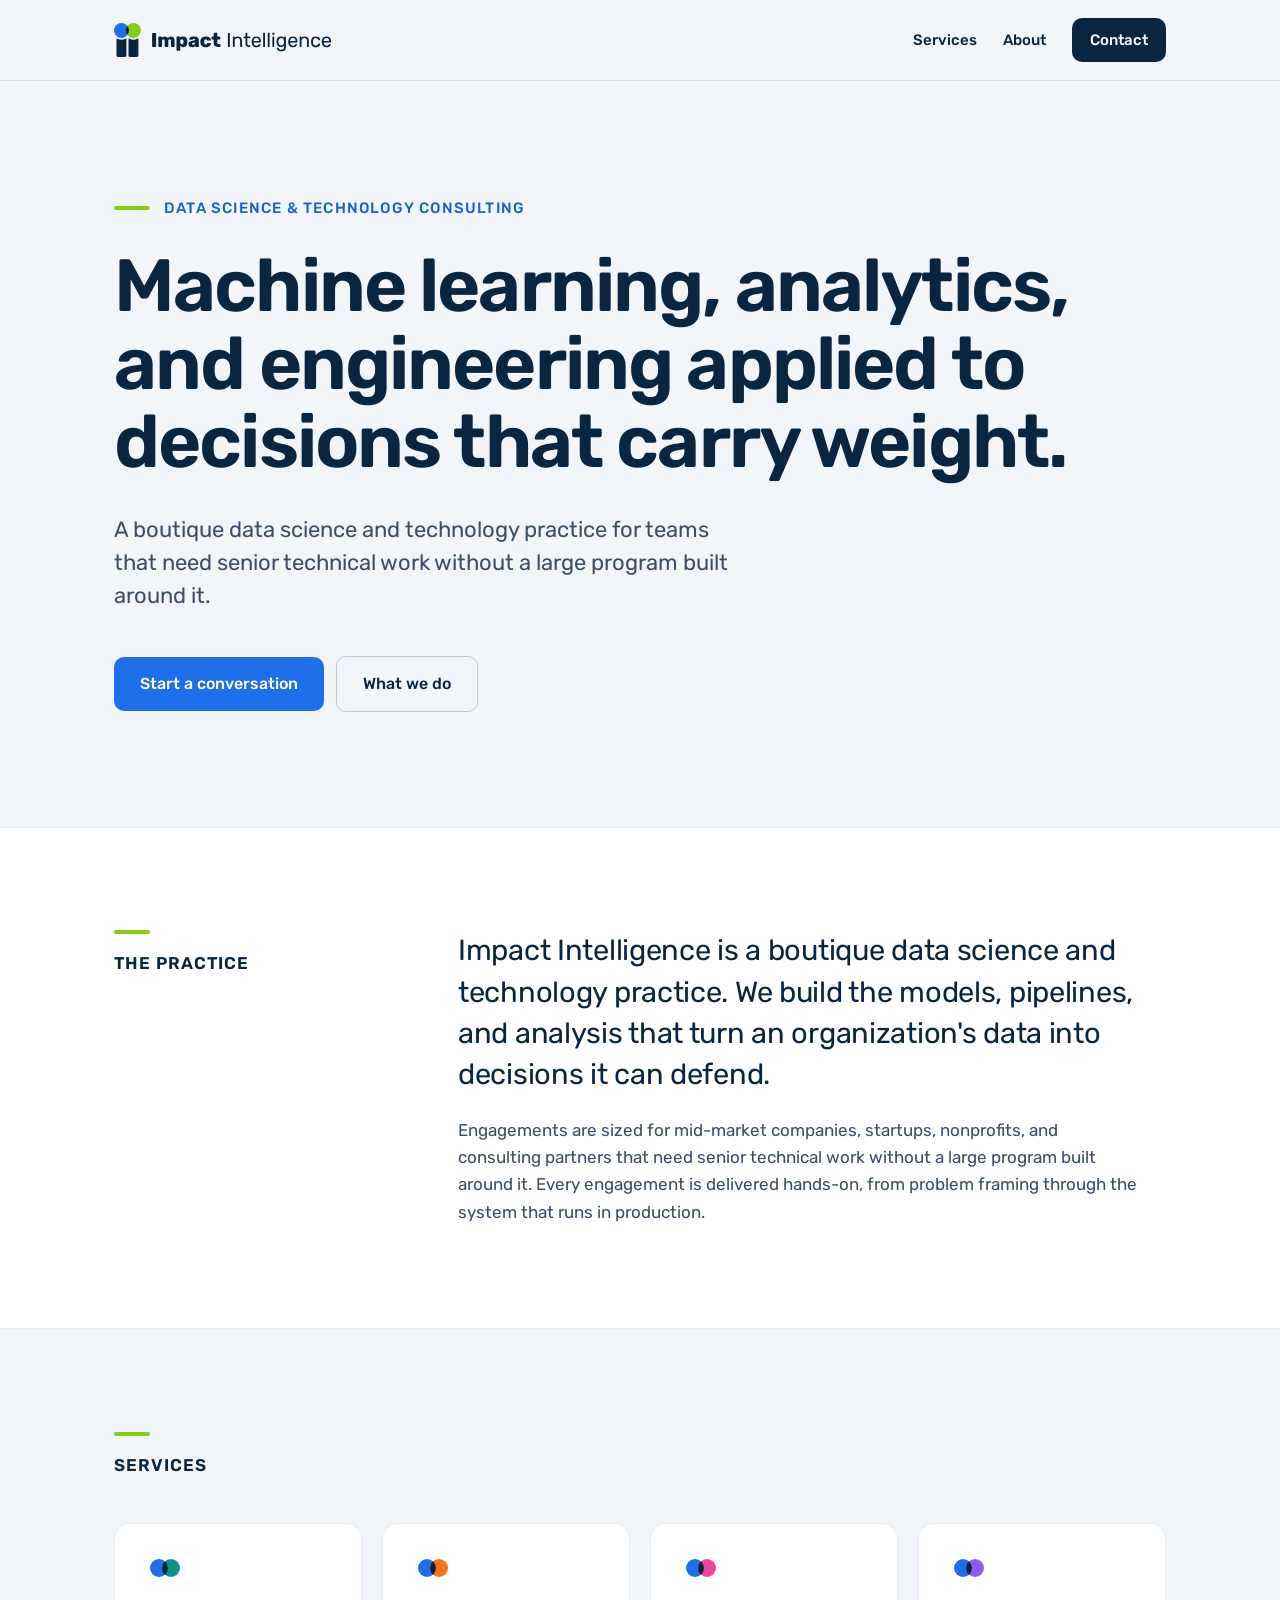
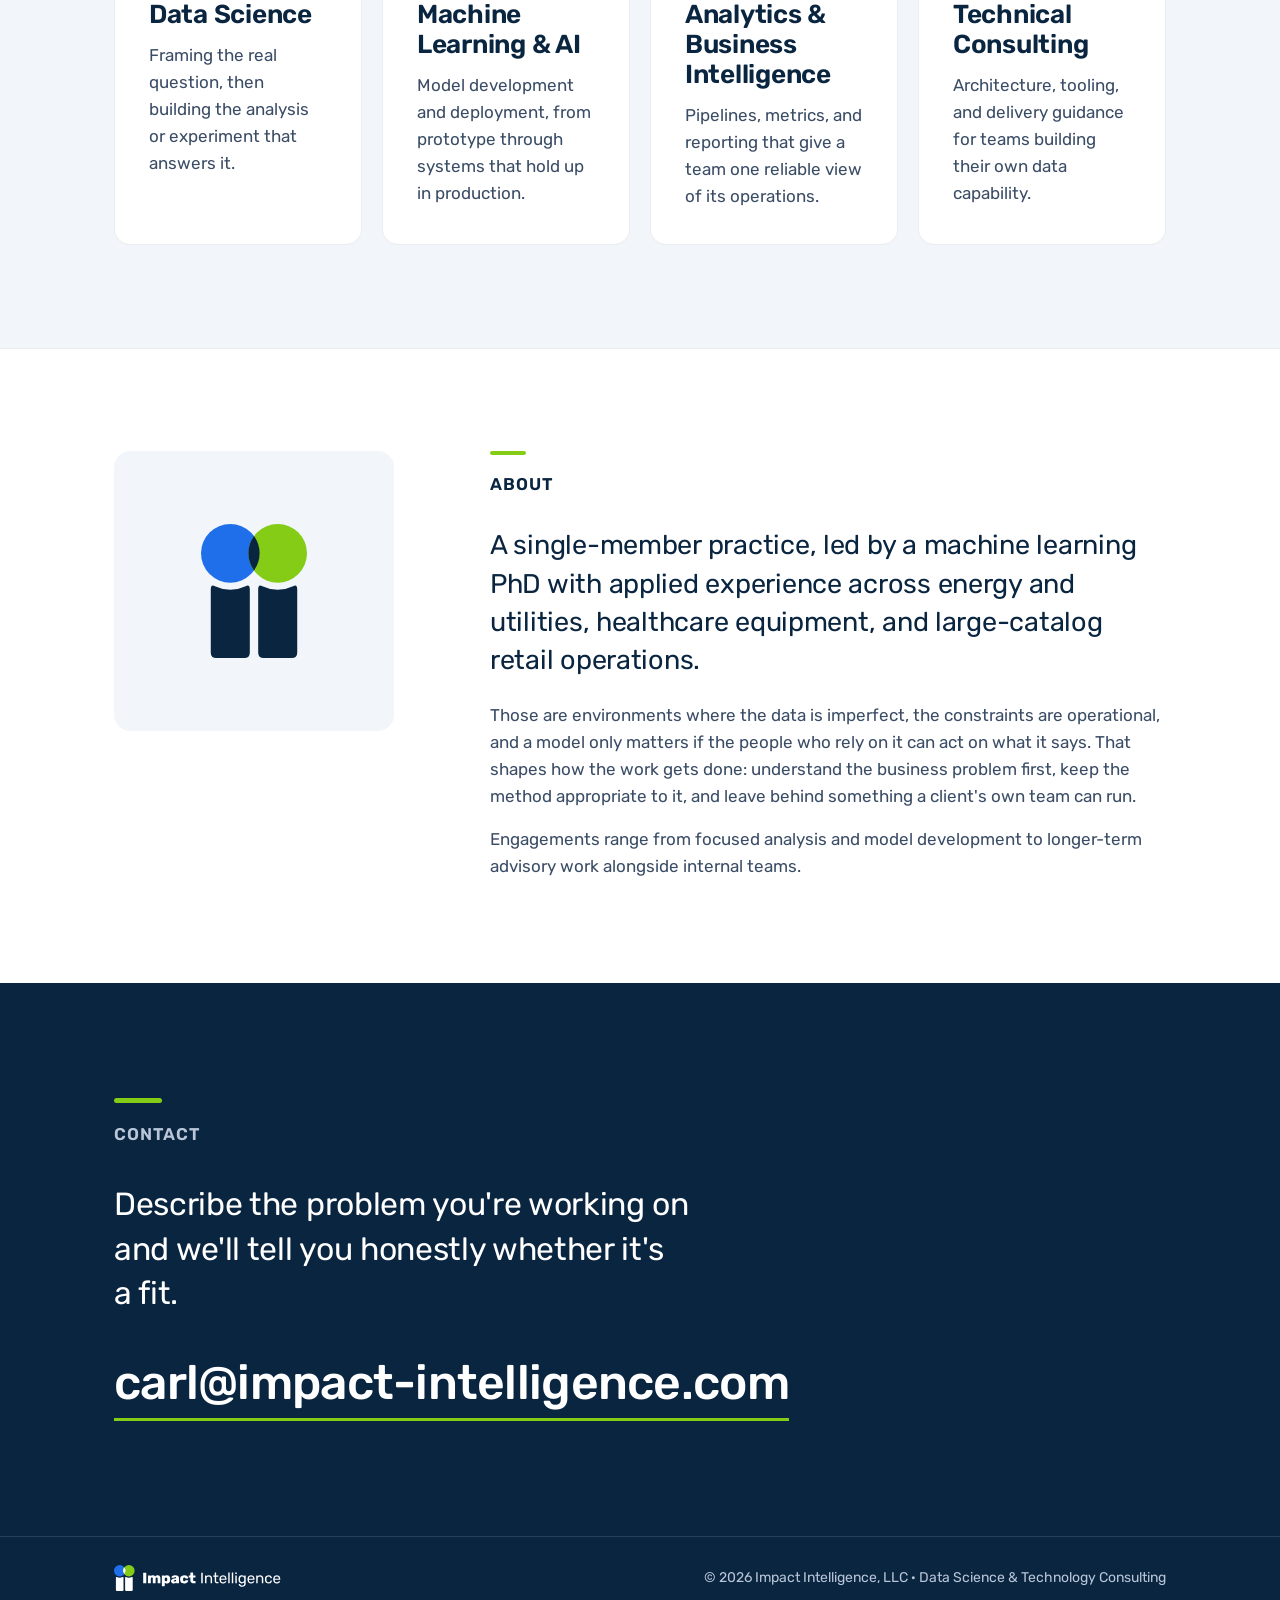
<file: index.html>
<!DOCTYPE html>
<html lang="en">
<head>
<meta charset="UTF-8">
<meta name="viewport" content="width=device-width, initial-scale=1">
<title>Impact Intelligence, LLC — Data Science &amp; Technology Consulting</title>
<meta name="description" content="Impact Intelligence is a boutique data science and technology consultancy specializing in machine learning, AI, analytics, and business intelligence.">
<meta name="theme-color" content="#0a2540">

<link rel="canonical" href="https://impact-intelligence.com/">

<meta property="og:type" content="website">
<meta property="og:site_name" content="Impact Intelligence, LLC">
<meta property="og:title" content="Impact Intelligence, LLC — Data Science &amp; Technology Consulting">
<meta property="og:description" content="Impact Intelligence is a boutique data science and technology consultancy specializing in machine learning, AI, analytics, and business intelligence.">
<meta property="og:url" content="https://impact-intelligence.com/">
<meta property="og:image" content="https://impact-intelligence.com/assets/img/og-image.png">
<meta name="twitter:card" content="summary_large_image">
<meta name="twitter:title" content="Impact Intelligence, LLC — Data Science &amp; Technology Consulting">
<meta name="twitter:description" content="Impact Intelligence is a boutique data science and technology consultancy specializing in machine learning, AI, analytics, and business intelligence.">
<meta name="twitter:image" content="https://impact-intelligence.com/assets/img/og-image.png">

<link rel="icon" href="assets/img/favicon.svg" type="image/svg+xml">
<link rel="icon" href="assets/img/favicon.ico" sizes="any">
<link rel="apple-touch-icon" href="assets/img/apple-touch-icon.png">

<link rel="preload" href="assets/fonts/rubik-400.woff2" as="font" type="font/woff2" crossorigin>
<link rel="preload" href="assets/fonts/rubik-600.woff2" as="font" type="font/woff2" crossorigin>
<link rel="stylesheet" href="styles.css">
</head>
<body>

<nav class="site-nav" aria-label="Primary">
  <div class="container nav-inner">
    <a href="#top" class="nav-logo" aria-label="Impact Intelligence home">
      <img src="assets/img/logo-horizontal.svg" alt="Impact Intelligence" width="218" height="34">
    </a>
    <div class="nav-links">
      <a href="#services">Services</a>
      <a href="#about">About</a>
      <a href="#contact" class="nav-cta">Contact</a>
    </div>
  </div>
</nav>

<header id="top" class="hero">
  <div class="container">
    <p class="hero-eyebrow"><span class="accent-bar" aria-hidden="true"></span>Data Science &amp; Technology Consulting</p>
    <h1>Machine learning, analytics, and engineering applied to decisions that carry weight.</h1>
    <p class="hero-subhead">A boutique data science and technology practice for teams that need senior technical work without a large program built around it.</p>
    <div class="hero-actions">
      <a href="#contact" class="btn btn-primary">Start a conversation</a>
      <a href="#services" class="btn btn-secondary">What we do</a>
    </div>
  </div>
</header>

<main>

  <section class="split-section band-white" aria-labelledby="practice-label">
    <div class="container split">
      <div class="split-label">
        <span class="accent-bar" aria-hidden="true"></span>
        <h2 id="practice-label" class="section-label">The Practice</h2>
      </div>
      <div class="split-content">
        <p class="lead">Impact Intelligence is a boutique data science and technology practice. We build the models, pipelines, and analysis that turn an organization's data into decisions it can defend.</p>
        <p class="body-copy">Engagements are sized for mid-market companies, startups, nonprofits, and consulting partners that need senior technical work without a large program built around it. Every engagement is delivered hands-on, from problem framing through the system that runs in production.</p>
      </div>
    </div>
  </section>

  <section id="services" class="services" aria-labelledby="services-label">
    <div class="container">
      <div class="services-header">
        <span class="accent-bar" aria-hidden="true"></span>
        <h2 id="services-label" class="section-label">Services</h2>
      </div>

      <div class="services-grid" role="region" aria-label="Services" tabindex="0">
        <article class="service-card">
          <svg class="service-bullet" aria-hidden="true" width="32" height="20" viewBox="0 0 32 20"><circle cx="10" cy="10" r="9" fill="#1f6feb"/><circle cx="22" cy="10" r="9" fill="#0d9488"/><path d="M16 3.29 A9 9 0 0 1 16 16.71 A9 9 0 0 1 16 3.29 Z" fill="#0a2540"/></svg>
          <h3>Data Science</h3>
          <p>Framing the real question, then building the analysis or experiment that answers it.</p>
        </article>

        <article class="service-card">
          <svg class="service-bullet" aria-hidden="true" width="32" height="20" viewBox="0 0 32 20"><circle cx="10" cy="10" r="9" fill="#1f6feb"/><circle cx="22" cy="10" r="9" fill="#f97316"/><path d="M16 3.29 A9 9 0 0 1 16 16.71 A9 9 0 0 1 16 3.29 Z" fill="#0a2540"/></svg>
          <h3>Machine Learning &amp; AI</h3>
          <p>Model development and deployment, from prototype through systems that hold up in production.</p>
        </article>

        <article class="service-card">
          <svg class="service-bullet" aria-hidden="true" width="32" height="20" viewBox="0 0 32 20"><circle cx="10" cy="10" r="9" fill="#1f6feb"/><circle cx="22" cy="10" r="9" fill="#ec4899"/><path d="M16 3.29 A9 9 0 0 1 16 16.71 A9 9 0 0 1 16 3.29 Z" fill="#0a2540"/></svg>
          <h3>Analytics &amp; Business Intelligence</h3>
          <p>Pipelines, metrics, and reporting that give a team one reliable view of its operations.</p>
        </article>

        <article class="service-card">
          <svg class="service-bullet" aria-hidden="true" width="32" height="20" viewBox="0 0 32 20"><circle cx="10" cy="10" r="9" fill="#1f6feb"/><circle cx="22" cy="10" r="9" fill="#8b5cf6"/><path d="M16 3.29 A9 9 0 0 1 16 16.71 A9 9 0 0 1 16 3.29 Z" fill="#0a2540"/></svg>
          <h3>Technical Consulting</h3>
          <p>Architecture, tooling, and delivery guidance for teams building their own data capability.</p>
        </article>
      </div>
    </div>
  </section>

  <section id="about" class="split-section band-white" aria-labelledby="about-label">
    <div class="container split">
      <div class="split-label about-figure-col">
        <div class="about-figure">
          <img src="assets/img/mark.svg" alt="" width="76" height="96">
        </div>
      </div>
      <div class="split-content">
        <span class="accent-bar" aria-hidden="true"></span>
        <h2 id="about-label" class="section-label about-label">About</h2>
        <p class="lead">A single-member practice, led by a machine learning PhD with applied experience across energy and utilities, healthcare equipment, and large-catalog retail operations.</p>
        <p class="body-copy">Those are environments where the data is imperfect, the constraints are operational, and a model only matters if the people who rely on it can act on what it says. That shapes how the work gets done: understand the business problem first, keep the method appropriate to it, and leave behind something a client's own team can run.</p>
        <p class="body-copy">Engagements range from focused analysis and model development to longer-term advisory work alongside internal teams.</p>
      </div>
    </div>
  </section>

  <section id="contact" class="contact" aria-labelledby="contact-label">
    <div class="container">
      <span class="accent-bar accent-bar-lg" aria-hidden="true"></span>
      <h2 id="contact-label" class="section-label">Contact</h2>
      <p>Describe the problem you're working on and we'll tell you honestly whether it's a fit.</p>
      <a href="mailto:carl@impact-intelligence.com" class="contact-email">carl@impact-intelligence.com</a>
    </div>
  </section>

</main>

<footer class="site-footer">
  <div class="container footer-inner">
    <img src="assets/img/logo-horizontal-reversed.svg" alt="Impact Intelligence" width="167" height="26">
    <span>© 2026 Impact Intelligence, LLC · Data Science &amp; Technology Consulting</span>
  </div>
</footer>

</body>
</html>
</file>
<file: styles.css>
/* Impact Intelligence, LLC — production stylesheet.
   Brand: navy / blue / lime from the 2026 logo, Rubik type, soft rounded geometry.
   Tokens first, then section-by-section. */

@font-face {
  font-family: "Rubik";
  font-style: normal;
  font-weight: 400;
  font-display: swap;
  src: url("assets/fonts/rubik-400.woff2") format("woff2");
}
@font-face {
  font-family: "Rubik";
  font-style: normal;
  font-weight: 500;
  font-display: swap;
  src: url("assets/fonts/rubik-500.woff2") format("woff2");
}
@font-face {
  font-family: "Rubik";
  font-style: normal;
  font-weight: 600;
  font-display: swap;
  src: url("assets/fonts/rubik-600.woff2") format("woff2");
}

:root {
  /* Brand (from logo files) */
  --color-navy: #0a2540;
  --color-blue: #1f6feb;
  --color-lime: #84cc16;
  --color-ground: #f2f6fb;
  --color-white: #ffffff;

  /* Derived */
  --color-blue-text: #1a5fcc;      /* brand blue darkened for small text on ground (5.4:1) */
  --color-body: #3b4d66;           /* supporting copy */
  --color-on-navy-muted: #b9c6d8;  /* from business card */
  --color-divider: rgba(10, 37, 64, 0.08);
  --color-divider-strong: rgba(10, 37, 64, 0.1);
  --color-btn-outline: rgba(10, 37, 64, 0.22);
  --color-on-navy-rule: rgba(255, 255, 255, 0.12);
  --color-selection: rgba(132, 204, 22, 0.35);

  --font-body: "Rubik", system-ui, sans-serif;

  --radius-sm: 10px;
  --radius-md: 16px;

  --container: 1180px;
  --pad-x: clamp(22px, 5vw, 64px);
  --pad-y: clamp(56px, 8vw, 104px);
}

*, *::before, *::after { box-sizing: border-box; }

html {
  -webkit-text-size-adjust: 100%;
  scroll-behavior: smooth;
}

@media (prefers-reduced-motion: reduce) {
  html { scroll-behavior: auto; }
}

body {
  margin: 0;
  min-width: 320px;
  overflow-x: hidden;
  background: var(--color-ground);
  color: var(--color-navy);
  font-family: var(--font-body);
  font-size: 17px;
  line-height: 1.6;
  -webkit-font-smoothing: antialiased;
}

img, svg { display: block; }

a { color: var(--color-blue-text); text-underline-offset: 3px; }
a:hover { color: var(--color-navy); }

:focus { outline: none; }
:focus-visible { outline: 2px solid var(--color-blue); outline-offset: 3px; border-radius: 4px; }
::selection { background: var(--color-selection); }

.container {
  max-width: var(--container);
  margin: 0 auto;
  padding: var(--pad-y) var(--pad-x);
}

.accent-bar {
  display: block;
  flex: none;
  width: 36px;
  height: 4px;
  border-radius: 2px;
  background: var(--color-lime);
  margin-bottom: 16px;
}
.accent-bar-lg { width: 48px; height: 5px; border-radius: 3px; margin-bottom: 18px; }

.section-label {
  font-weight: 600;
  font-size: clamp(15px, 1.6vw, 17px);
  letter-spacing: 0.06em;
  text-transform: uppercase;
  margin: 0;
}

.lead {
  font-size: clamp(20px, 2.2vw, 27px);
  line-height: 1.42;
  letter-spacing: -0.01em;
  margin: 0 0 22px;
  text-wrap: pretty;
}

.body-copy {
  margin: 0 0 16px;
  color: var(--color-body);
  max-width: 62ch;
  text-wrap: pretty;
}
.body-copy:last-child { margin-bottom: 0; }

.band-white {
  background: var(--color-white);
  border-top: 1px solid var(--color-divider);
  border-bottom: 1px solid var(--color-divider);
}

/* ── Nav ──────────────────────────────────────────────────────────── */

.site-nav {
  background: var(--color-ground);
  border-bottom: 1px solid var(--color-divider-strong);
}

.nav-inner {
  padding-top: 18px;
  padding-bottom: 18px;
  display: flex;
  flex-wrap: wrap;
  align-items: center;
  justify-content: space-between;
  gap: 14px 28px;
}

.nav-logo { display: inline-flex; align-items: center; min-height: 44px; }
.nav-logo img { height: 34px; width: auto; }

.nav-links {
  display: flex;
  flex-wrap: wrap;
  align-items: center;
  gap: 4px 26px;
  font-size: 15px;
  font-weight: 500;
}
.nav-links a { color: var(--color-navy); text-decoration: none; padding: 10px 0; }
.nav-links a:hover { color: var(--color-blue-text); }
.nav-links .nav-cta {
  color: var(--color-white);
  background: var(--color-navy);
  padding: 10px 18px;
  border-radius: var(--radius-sm);
}
.nav-links .nav-cta:hover { background: var(--color-blue-text); color: var(--color-white); }

/* ── Hero ─────────────────────────────────────────────────────────── */

.hero .container {
  padding-top: clamp(56px, 9vw, 128px);
  padding-bottom: clamp(60px, 9vw, 120px);
}

.hero-eyebrow {
  display: flex;
  align-items: center;
  gap: 14px;
  font-weight: 500;
  font-size: clamp(13px, 1.4vw, 15px);
  letter-spacing: 0.08em;
  text-transform: uppercase;
  color: var(--color-blue-text);
  margin: 0 0 clamp(18px, 2.6vw, 28px);
}
.hero-eyebrow .accent-bar { margin-bottom: 0; }

.hero h1 {
  font-weight: 600;
  font-size: clamp(38px, 6.2vw, 74px);
  line-height: 1.05;
  letter-spacing: -0.025em;
  margin: 0 0 clamp(22px, 3vw, 32px);
  max-width: 20ch;
  text-wrap: balance;
}

.hero-subhead {
  font-size: clamp(18px, 2vw, 22px);
  line-height: 1.5;
  max-width: 44ch;
  margin: 0 0 clamp(30px, 4.5vw, 44px);
  color: var(--color-body);
  text-wrap: pretty;
}

.hero-actions {
  display: flex;
  flex-wrap: wrap;
  gap: 12px;
  align-items: center;
}

.btn {
  font-weight: 500;
  font-size: 16px;
  text-decoration: none;
  padding: 14px 26px;
  border-radius: var(--radius-sm);
  display: inline-flex;
  align-items: center;
  min-height: 50px;
  transition: background-color 140ms ease, border-color 140ms ease, color 140ms ease;
}
.btn-primary { background: var(--color-blue); color: var(--color-white); }
.btn-primary:hover { background: var(--color-blue-text); color: var(--color-white); }
.btn-secondary { color: var(--color-navy); border: 1.5px solid var(--color-btn-outline); }
.btn-secondary:hover { border-color: var(--color-navy); color: var(--color-navy); }

/* ── Split sections (Practice, About) ─────────────────────────────── */

.split {
  display: flex;
  flex-wrap: wrap;
  gap: clamp(24px, 5vw, 72px);
  align-items: flex-start;
}
.split-label { flex: 1 1 180px; max-width: 280px; }
.split-content { flex: 3 1 400px; min-width: 0; }
.split-content .lead { font-size: clamp(21px, 2.3vw, 29px); }

/* ── Services ─────────────────────────────────────────────────────── */

.services-header { margin-bottom: clamp(28px, 4vw, 44px); }

.services-grid {
  display: grid;
  grid-template-columns: minmax(0, 1fr);
  gap: clamp(14px, 2vw, 20px);
}
/* Phones: a horizontal swipe row (next card peeks in). Then 2 → 4 columns so the
   four cards never leave an orphan row. No JavaScript. */
@media (max-width: 619px) {
  .services-grid {
    display: flex;
    overflow-x: auto;
    scroll-snap-type: x mandatory;
    overscroll-behavior-x: contain;
    -webkit-overflow-scrolling: touch;
    scrollbar-width: none;
    margin-inline: calc(-1 * clamp(22px, 5vw, 64px));
    padding-inline: clamp(22px, 5vw, 64px);
    scroll-padding-inline: clamp(22px, 5vw, 64px);
    padding-bottom: 4px;
  }
  .services-grid::-webkit-scrollbar { display: none; }
  .services-grid > .service-card { flex: 0 0 82%; scroll-snap-align: start; }
}
@media (min-width: 620px) { .services-grid { grid-template-columns: repeat(2, minmax(0, 1fr)); } }
@media (min-width: 1100px) { .services-grid { grid-template-columns: repeat(4, minmax(0, 1fr)); } }

.service-card {
  background: var(--color-white);
  border: 1px solid var(--color-divider);
  border-radius: var(--radius-md);
  padding: clamp(26px, 3vw, 34px);
  display: flex;
  flex-direction: column;
  gap: 12px;
}
.service-card h3 {
  font-weight: 600;
  font-size: clamp(22px, 2.2vw, 26px);
  line-height: 1.15;
  letter-spacing: -0.01em;
  margin: 10px 0 0;
}
.service-card p { margin: 0; color: var(--color-body); text-wrap: pretty; }

/* ── About ────────────────────────────────────────────────────────── */

#about .split { align-items: stretch; }
.about-figure-col { flex-basis: 220px; max-width: 320px; }
.about-figure {
  background: var(--color-ground);
  border-radius: var(--radius-md);
  aspect-ratio: 1;
  max-width: 280px;
  display: flex;
  align-items: center;
  justify-content: center;
}
.about-figure img { width: 38%; height: auto; }
.about-label { margin-bottom: clamp(20px, 3vw, 28px); }
#about .split-content .lead { font-size: clamp(20px, 2.2vw, 27px); }
#about { border-bottom: 0; }

/* ── Contact ──────────────────────────────────────────────────────── */

.contact { background: var(--color-navy); color: var(--color-white); }
.contact .container { padding-top: clamp(60px, 9vw, 120px); padding-bottom: clamp(60px, 9vw, 120px); }
.contact .section-label { color: var(--color-on-navy-muted); margin-bottom: clamp(22px, 3.5vw, 34px); }
.contact p {
  font-size: clamp(22px, 2.6vw, 32px);
  line-height: 1.38;
  letter-spacing: -0.01em;
  max-width: 30ch;
  margin: 0 0 clamp(28px, 4vw, 40px);
  text-wrap: pretty;
}
.contact-email {
  display: inline-block;
  font-weight: 500;
  font-size: clamp(24px, 4.4vw, 48px);
  line-height: 1.15;
  letter-spacing: -0.015em;
  color: var(--color-white);
  text-decoration: none;
  border-bottom: 3px solid var(--color-lime);
  padding-bottom: 8px;
  word-break: break-word;
  transition: color 140ms ease;
}
.contact-email:hover { color: var(--color-lime); }
.contact :focus-visible { outline-color: var(--color-lime); }

/* ── Footer ───────────────────────────────────────────────────────── */

.site-footer {
  background: var(--color-navy);
  color: var(--color-on-navy-muted);
  border-top: 1px solid var(--color-on-navy-rule);
}
.footer-inner {
  padding-top: 28px;
  padding-bottom: 28px;
  display: flex;
  flex-wrap: wrap;
  gap: 16px 28px;
  justify-content: space-between;
  align-items: center;
  font-size: 14px;
}
.footer-inner img { height: 26px; width: auto; }
</file>
